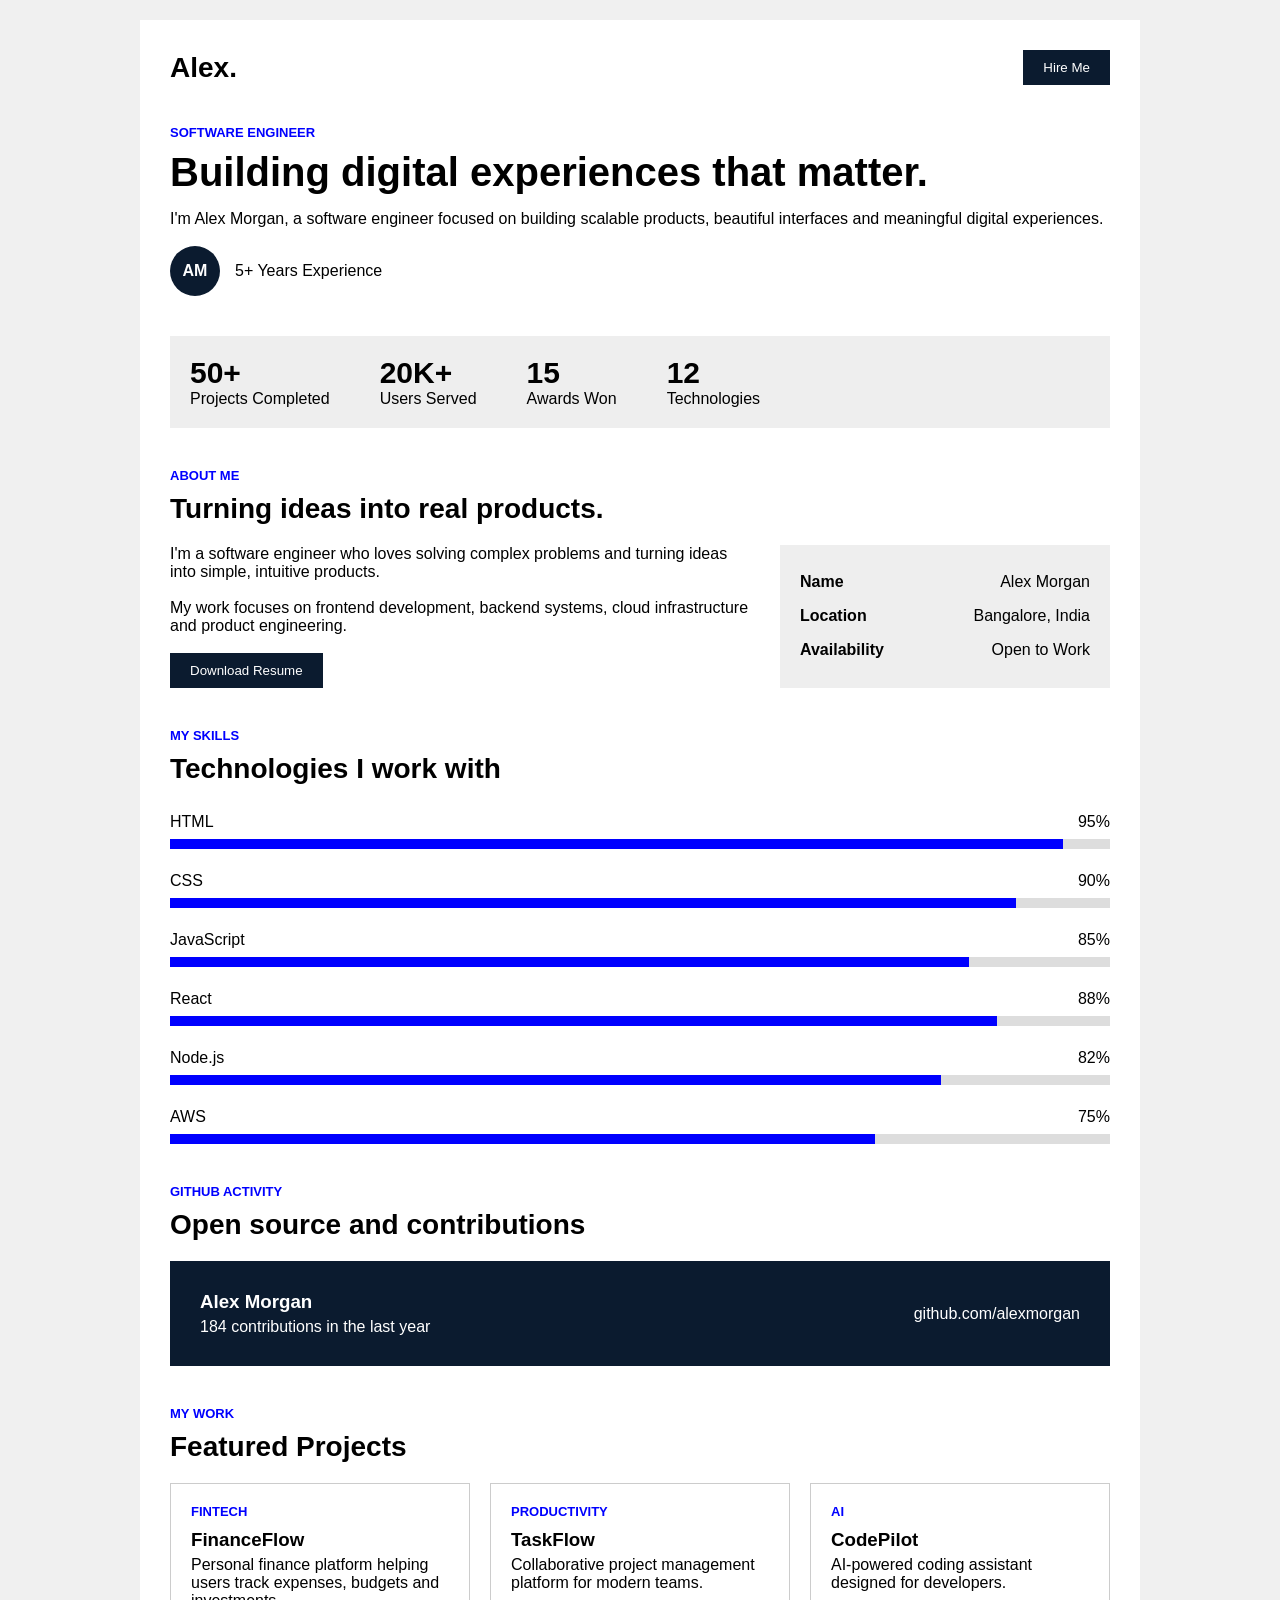
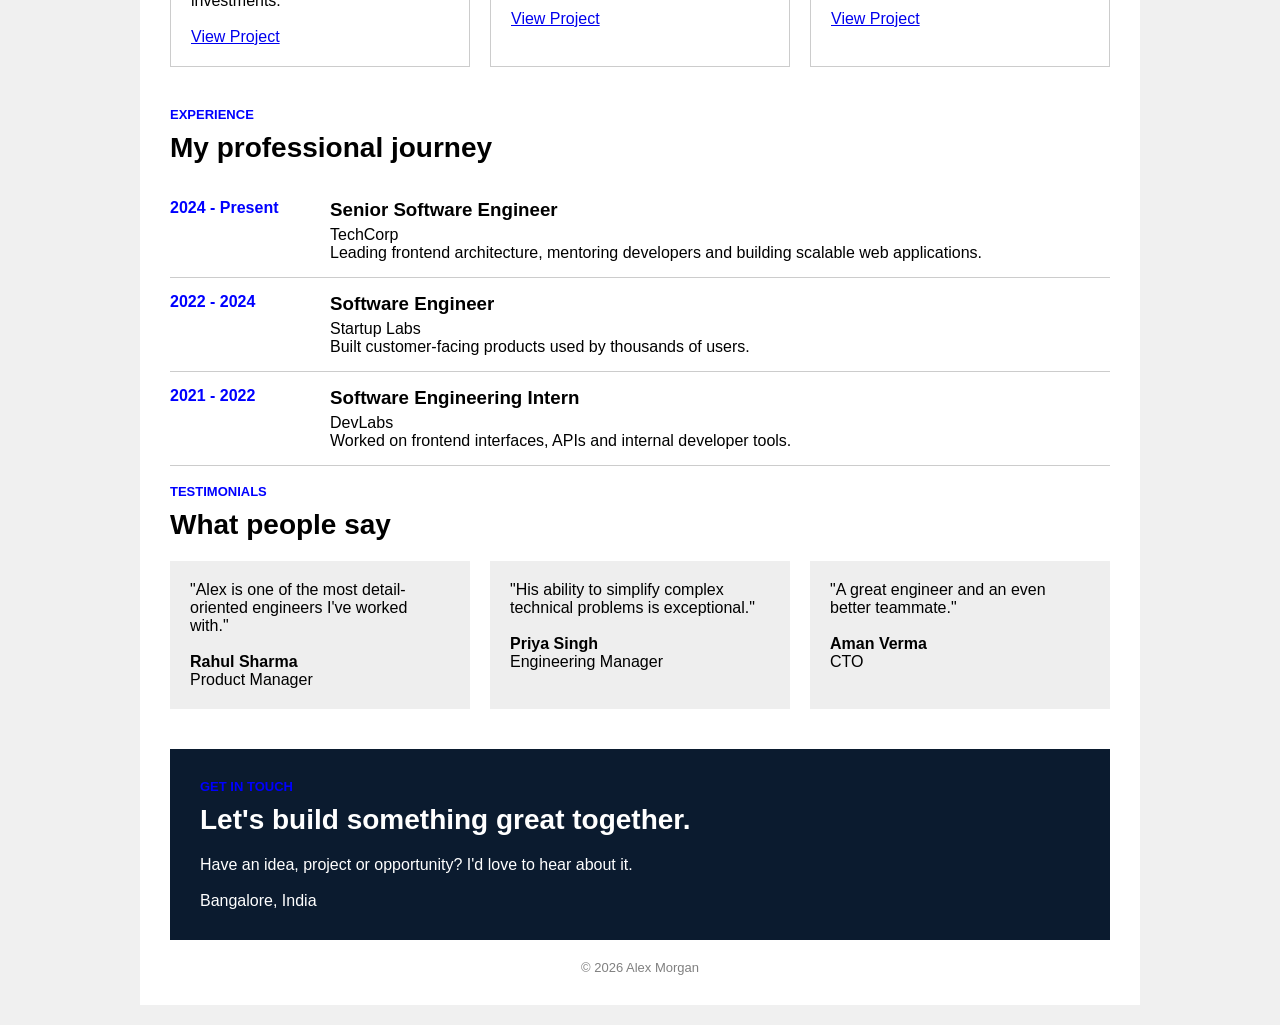
<file: index.html>
<!DOCTYPE html>
<html>
<head>
  <title>Alex Morgan - Portfolio</title>
  <link rel="stylesheet" href="style.css">
</head>
<body>
  <div class="box">

    <!-- navbar -->
    <div class="nav">
      <div class="logo">Alex.</div>
      <button class="btn">Hire Me</button>
    </div>

    <!-- hero -->
    <div class="hero">
      <p class="small">SOFTWARE ENGINEER</p>
      <h1>Building digital experiences that matter.</h1>
      <p>I'm Alex Morgan, a software engineer focused on building scalable products, beautiful interfaces and meaningful digital experiences.</p>
      <br>
      <div class="am">
        <div class="circle">AM</div>
        <p>5+ Years Experience</p>
      </div>
    </div>

    <!-- stats -->
    <div class="stats">
      <div>
        <p class="num">50+</p>
        <p>Projects Completed</p>
      </div>
      <div>
        <p class="num">20K+</p>
        <p>Users Served</p>
      </div>
      <div>
        <p class="num">15</p>
        <p>Awards Won</p>
      </div>
      <div>
        <p class="num">12</p>
        <p>Technologies</p>
      </div>
    </div>

    <!-- about -->
    <p class="small">ABOUT ME</p>
    <h2>Turning ideas into real products.</h2>
    <div class="about">
      <div class="left">
        <p>I'm a software engineer who loves solving complex problems and turning ideas into simple, intuitive products.</p>
        <br>
        <p>My work focuses on frontend development, backend systems, cloud infrastructure and product engineering.</p>
        <br>
        <button class="btn">Download Resume</button>
      </div>
      <div class="right">
        <div class="row"><b>Name</b> <span>Alex Morgan</span></div>
        <div class="row"><b>Location</b> <span>Bangalore, India</span></div>
        <div class="row"><b>Availability</b> <span>Open to Work</span></div>
      </div>
    </div>

    <!-- skills -->
    <p class="small">MY SKILLS</p>
    <h2>Technologies I work with</h2>
    <div class="skills">
      <div class="skill">
        <div class="row"><span>HTML</span> <span>95%</span></div>
        <div class="bar"><div class="fill" style="width: 95%"></div></div>
      </div>
      <div class="skill">
        <div class="row"><span>CSS</span> <span>90%</span></div>
        <div class="bar"><div class="fill" style="width: 90%"></div></div>
      </div>
      <div class="skill">
        <div class="row"><span>JavaScript</span> <span>85%</span></div>
        <div class="bar"><div class="fill" style="width: 85%"></div></div>
      </div>
      <div class="skill">
        <div class="row"><span>React</span> <span>88%</span></div>
        <div class="bar"><div class="fill" style="width: 88%"></div></div>
      </div>
      <div class="skill">
        <div class="row"><span>Node.js</span> <span>82%</span></div>
        <div class="bar"><div class="fill" style="width: 82%"></div></div>
      </div>
      <div class="skill">
        <div class="row"><span>AWS</span> <span>75%</span></div>
        <div class="bar"><div class="fill" style="width: 75%"></div></div>
      </div>
    </div>

    <!-- github -->
    <p class="small">GITHUB ACTIVITY</p>
    <h2>Open source and contributions</h2>
    <div class="dark git">
      <div>
        <h3>Alex Morgan</h3>
        <p>184 contributions in the last year</p>
      </div>
      <p>github.com/alexmorgan</p>
    </div>

    <!-- projects -->
    <p class="small">MY WORK</p>
    <h2>Featured Projects</h2>
    <div class="cards">
      <div class="card">
        <p class="small">FINTECH</p>
        <h3>FinanceFlow</h3>
        <p>Personal finance platform helping users track expenses, budgets and investments.</p>
        <br>
        <a href="#">View Project</a>
      </div>
      <div class="card">
        <p class="small">PRODUCTIVITY</p>
        <h3>TaskFlow</h3>
        <p>Collaborative project management platform for modern teams.</p>
        <br>
        <a href="#">View Project</a>
      </div>
      <div class="card">
        <p class="small">AI</p>
        <h3>CodePilot</h3>
        <p>AI-powered coding assistant designed for developers.</p>
        <br>
        <a href="#">View Project</a>
      </div>
    </div>

    <!-- experience -->
    <p class="small">EXPERIENCE</p>
    <h2>My professional journey</h2>
    <div class="job">
      <p class="date">2024 - Present</p>
      <div>
        <h3>Senior Software Engineer</h3>
        <p>TechCorp</p>
        <p>Leading frontend architecture, mentoring developers and building scalable web applications.</p>
      </div>
    </div>
    <div class="job">
      <p class="date">2022 - 2024</p>
      <div>
        <h3>Software Engineer</h3>
        <p>Startup Labs</p>
        <p>Built customer-facing products used by thousands of users.</p>
      </div>
    </div>
    <div class="job">
      <p class="date">2021 - 2022</p>
      <div>
        <h3>Software Engineering Intern</h3>
        <p>DevLabs</p>
        <p>Worked on frontend interfaces, APIs and internal developer tools.</p>
      </div>
    </div>

    <!-- testimonials -->
    <br>
    <p class="small">TESTIMONIALS</p>
    <h2>What people say</h2>
    <div class="cards">
      <div class="card grey">
        <p>"Alex is one of the most detail-oriented engineers I've worked with."</p>
        <br>
        <b>Rahul Sharma</b>
        <p>Product Manager</p>
      </div>
      <div class="card grey">
        <p>"His ability to simplify complex technical problems is exceptional."</p>
        <br>
        <b>Priya Singh</b>
        <p>Engineering Manager</p>
      </div>
      <div class="card grey">
        <p>"A great engineer and an even better teammate."</p>
        <br>
        <b>Aman Verma</b>
        <p>CTO</p>
      </div>
    </div>

    <!-- contact -->
    <div class="dark contact">
      <p class="small">GET IN TOUCH</p>
      <h2>Let's build something great together.</h2>
      <p>Have an idea, project or opportunity? I'd love to hear about it.</p>
      <br>
      <p>Bangalore, India</p>
    </div>

    <p class="footer">© 2026 Alex Morgan</p>

  </div>
</body>
</html>
</file>
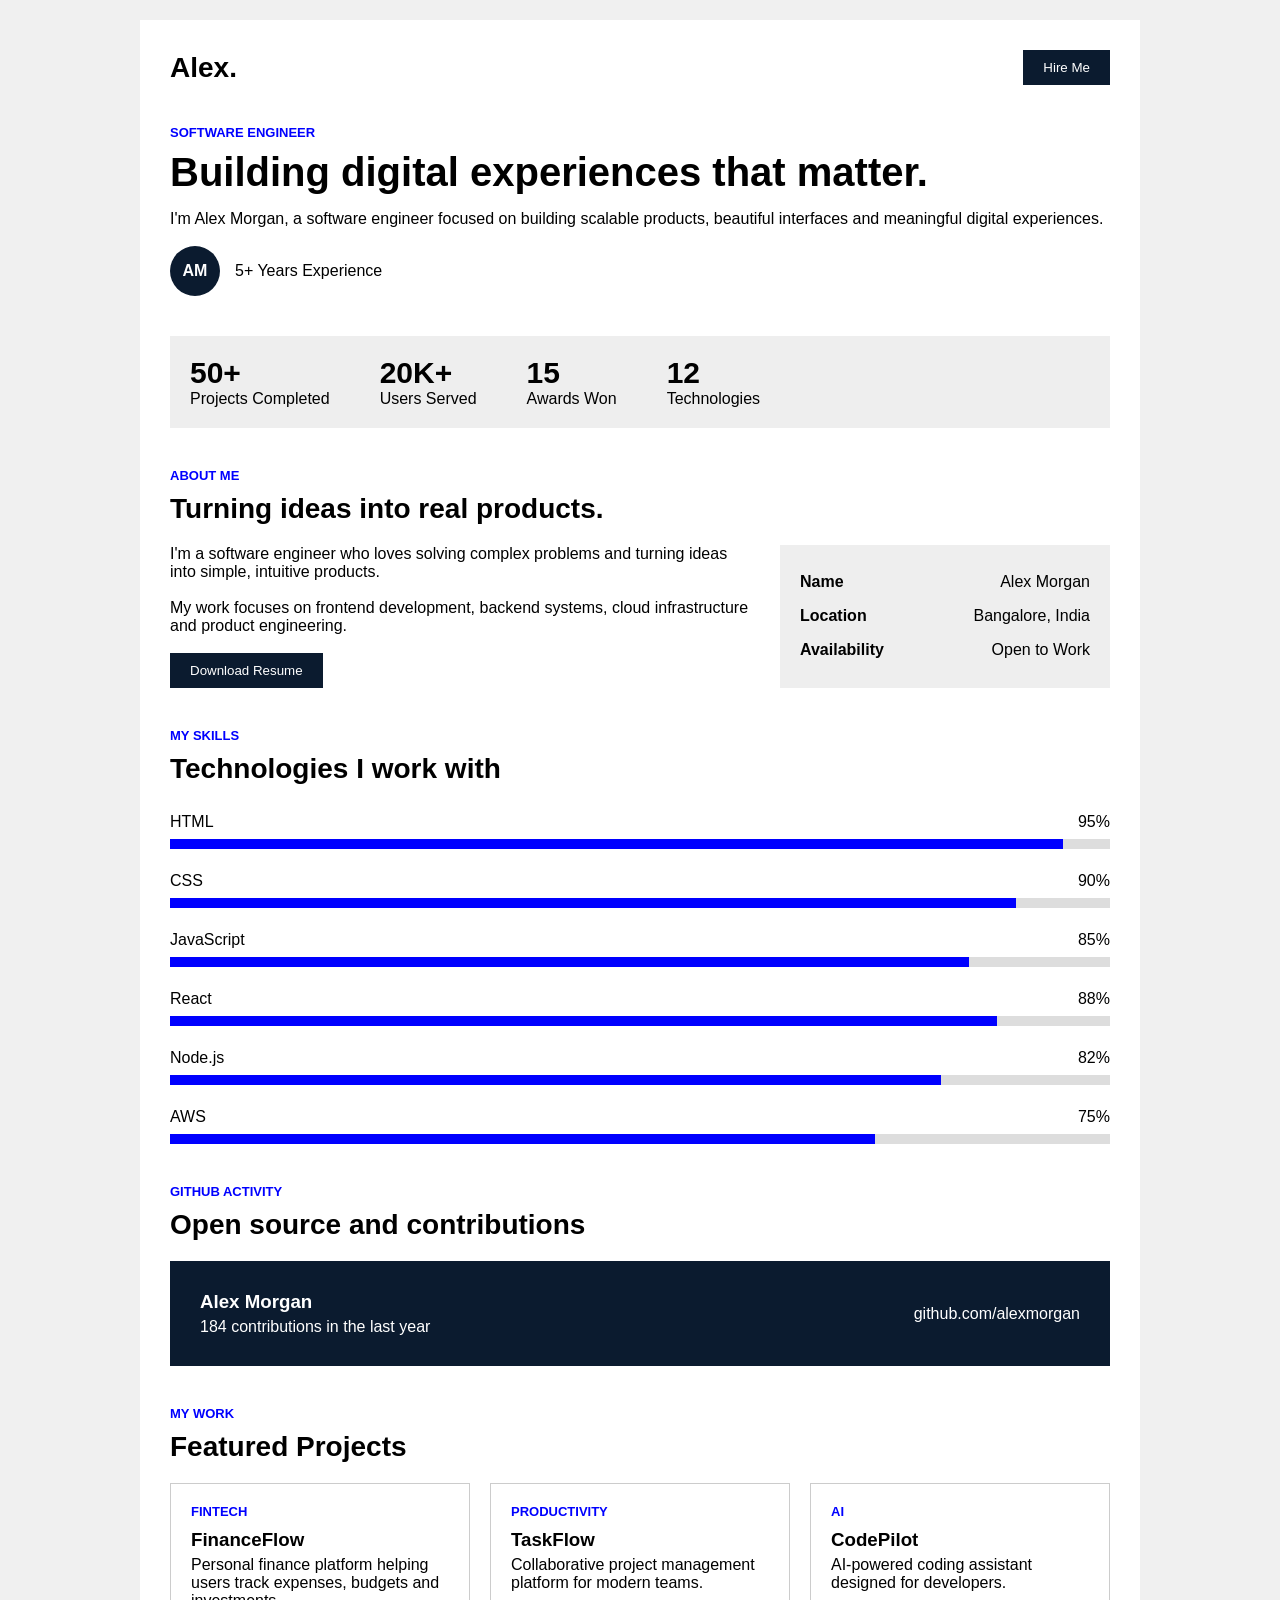
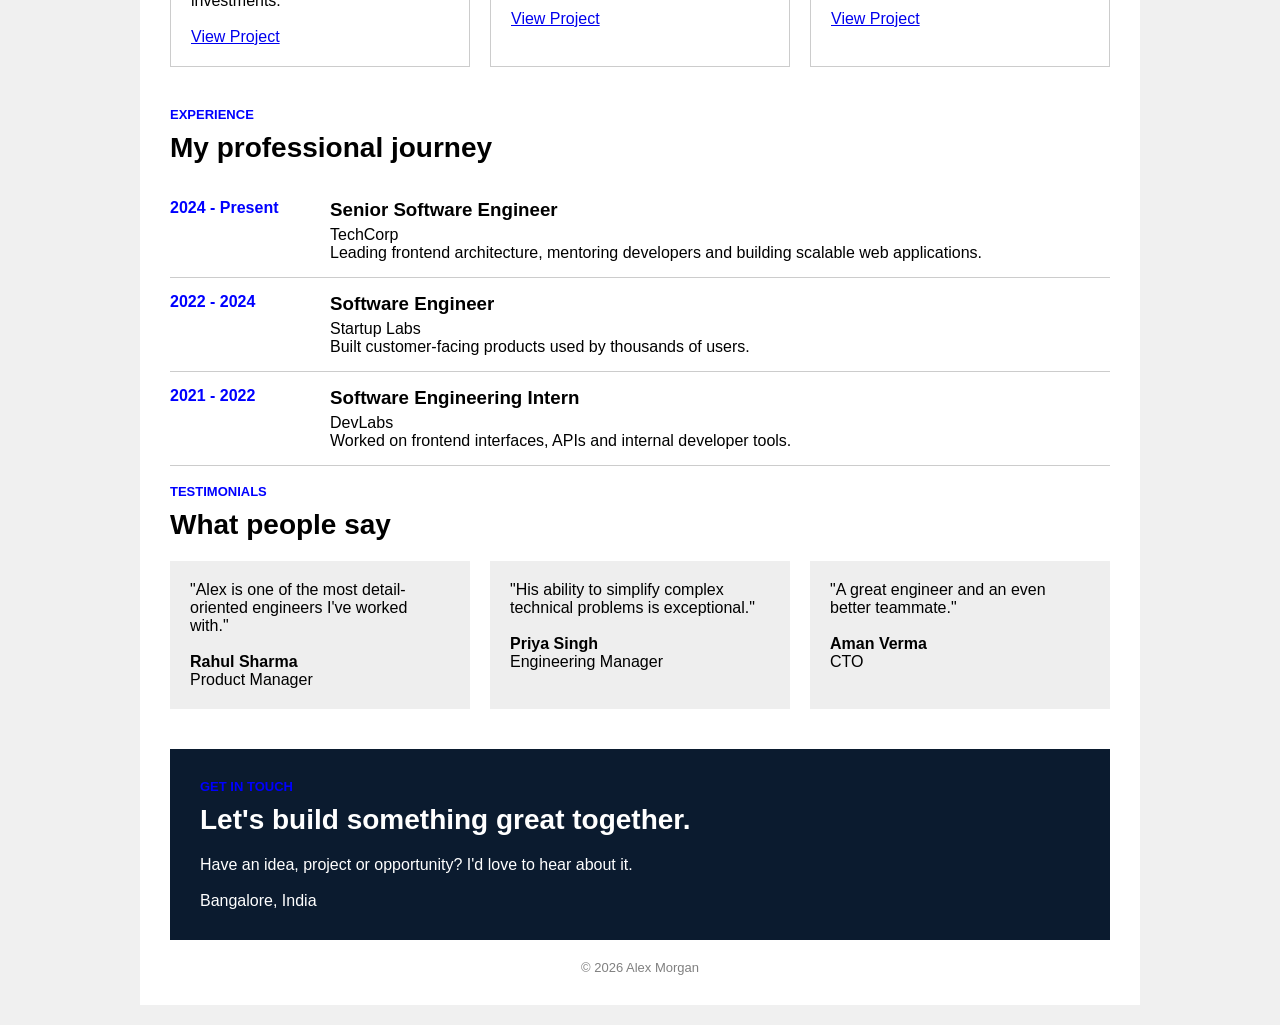
<file: dev.html>
<!DOCTYPE html>
<html>
<head>
  <title>Alex Morgan - Portfolio</title>
  <link rel="stylesheet" href="style.css">
</head>
<body>
  <div class="box">

    <!-- navbar -->
    <div class="nav">
      <div class="logo">Alex.</div>
      <button class="btn">Hire Me</button>
    </div>

    <!-- hero -->
    <div class="hero">
      <p class="small">SOFTWARE ENGINEER</p>
      <h1>Building digital experiences that matter.</h1>
      <p>I'm Alex Morgan, a software engineer focused on building scalable products, beautiful interfaces and meaningful digital experiences.</p>
      <br>
      <div class="am">
        <div class="circle">AM</div>
        <p>5+ Years Experience</p>
      </div>
    </div>

    <!-- stats -->
    <div class="stats">
      <div>
        <p class="num">50+</p>
        <p>Projects Completed</p>
      </div>
      <div>
        <p class="num">20K+</p>
        <p>Users Served</p>
      </div>
      <div>
        <p class="num">15</p>
        <p>Awards Won</p>
      </div>
      <div>
        <p class="num">12</p>
        <p>Technologies</p>
      </div>
    </div>

    <!-- about -->
    <p class="small">ABOUT ME</p>
    <h2>Turning ideas into real products.</h2>
    <div class="about">
      <div class="left">
        <p>I'm a software engineer who loves solving complex problems and turning ideas into simple, intuitive products.</p>
        <br>
        <p>My work focuses on frontend development, backend systems, cloud infrastructure and product engineering.</p>
        <br>
        <button class="btn">Download Resume</button>
      </div>
      <div class="right">
        <div class="row"><b>Name</b> <span>Alex Morgan</span></div>
        <div class="row"><b>Location</b> <span>Bangalore, India</span></div>
        <div class="row"><b>Availability</b> <span>Open to Work</span></div>
      </div>
    </div>

    <!-- skills -->
    <p class="small">MY SKILLS</p>
    <h2>Technologies I work with</h2>
    <div class="skills">
      <div class="skill">
        <div class="row"><span>HTML</span> <span>95%</span></div>
        <div class="bar"><div class="fill" style="width: 95%"></div></div>
      </div>
      <div class="skill">
        <div class="row"><span>CSS</span> <span>90%</span></div>
        <div class="bar"><div class="fill" style="width: 90%"></div></div>
      </div>
      <div class="skill">
        <div class="row"><span>JavaScript</span> <span>85%</span></div>
        <div class="bar"><div class="fill" style="width: 85%"></div></div>
      </div>
      <div class="skill">
        <div class="row"><span>React</span> <span>88%</span></div>
        <div class="bar"><div class="fill" style="width: 88%"></div></div>
      </div>
      <div class="skill">
        <div class="row"><span>Node.js</span> <span>82%</span></div>
        <div class="bar"><div class="fill" style="width: 82%"></div></div>
      </div>
      <div class="skill">
        <div class="row"><span>AWS</span> <span>75%</span></div>
        <div class="bar"><div class="fill" style="width: 75%"></div></div>
      </div>
    </div>

    <!-- github -->
    <p class="small">GITHUB ACTIVITY</p>
    <h2>Open source and contributions</h2>
    <div class="dark git">
      <div>
        <h3>Alex Morgan</h3>
        <p>184 contributions in the last year</p>
      </div>
      <p>github.com/alexmorgan</p>
    </div>

    <!-- projects -->
    <p class="small">MY WORK</p>
    <h2>Featured Projects</h2>
    <div class="cards">
      <div class="card">
        <p class="small">FINTECH</p>
        <h3>FinanceFlow</h3>
        <p>Personal finance platform helping users track expenses, budgets and investments.</p>
        <br>
        <a href="#">View Project</a>
      </div>
      <div class="card">
        <p class="small">PRODUCTIVITY</p>
        <h3>TaskFlow</h3>
        <p>Collaborative project management platform for modern teams.</p>
        <br>
        <a href="#">View Project</a>
      </div>
      <div class="card">
        <p class="small">AI</p>
        <h3>CodePilot</h3>
        <p>AI-powered coding assistant designed for developers.</p>
        <br>
        <a href="#">View Project</a>
      </div>
    </div>

    <!-- experience -->
    <p class="small">EXPERIENCE</p>
    <h2>My professional journey</h2>
    <div class="job">
      <p class="date">2024 - Present</p>
      <div>
        <h3>Senior Software Engineer</h3>
        <p>TechCorp</p>
        <p>Leading frontend architecture, mentoring developers and building scalable web applications.</p>
      </div>
    </div>
    <div class="job">
      <p class="date">2022 - 2024</p>
      <div>
        <h3>Software Engineer</h3>
        <p>Startup Labs</p>
        <p>Built customer-facing products used by thousands of users.</p>
      </div>
    </div>
    <div class="job">
      <p class="date">2021 - 2022</p>
      <div>
        <h3>Software Engineering Intern</h3>
        <p>DevLabs</p>
        <p>Worked on frontend interfaces, APIs and internal developer tools.</p>
      </div>
    </div>

    <!-- testimonials -->
    <br>
    <p class="small">TESTIMONIALS</p>
    <h2>What people say</h2>
    <div class="cards">
      <div class="card grey">
        <p>"Alex is one of the most detail-oriented engineers I've worked with."</p>
        <br>
        <b>Rahul Sharma</b>
        <p>Product Manager</p>
      </div>
      <div class="card grey">
        <p>"His ability to simplify complex technical problems is exceptional."</p>
        <br>
        <b>Priya Singh</b>
        <p>Engineering Manager</p>
      </div>
      <div class="card grey">
        <p>"A great engineer and an even better teammate."</p>
        <br>
        <b>Aman Verma</b>
        <p>CTO</p>
      </div>
    </div>

    <!-- contact -->
    <div class="dark contact">
      <p class="small">GET IN TOUCH</p>
      <h2>Let's build something great together.</h2>
      <p>Have an idea, project or opportunity? I'd love to hear about it.</p>
      <br>
      <p>Bangalore, India</p>
    </div>

    <p class="footer">© 2026 Alex Morgan</p>

  </div>
</body>
</html>
</file>
<file: style.css>
/* remove default spacing */
* {
  margin: 0;
  padding: 0;
  box-sizing: border-box;
}

body {
  font-family: Arial, sans-serif;
  background: #f0f0f0;
  padding: 20px;
}

/* main white box in the center */
.box {
  max-width: 1000px;
  margin: auto;
  background: white;
  padding: 30px;
}

/* navbar */
.nav {
  display: flex;
  justify-content: space-between;
  align-items: center;
  margin-bottom: 40px;
}

.logo {
  font-size: 28px;
  font-weight: bold;
}

/* buttons */
.btn {
  background: #0b1b2f;
  color: white;
  border: none;
  padding: 10px 20px;
  cursor: pointer;
}

/* small blue heading */
.small {
  color: blue;
  font-size: 13px;
  font-weight: bold;
  margin-bottom: 10px;
}

h1 {
  font-size: 40px;
  margin-bottom: 15px;
}

h2 {
  font-size: 28px;
  margin-bottom: 20px;
}

h3 {
  margin-bottom: 5px;
}

/* hero */
.hero {
  margin-bottom: 40px;
}

.am {
  display: flex;
  align-items: center;
  gap: 15px;
}

.circle {
  width: 50px;
  height: 50px;
  border-radius: 50%;
  background: #0b1b2f;
  color: white;
  text-align: center;
  line-height: 50px;
  font-weight: bold;
}

/* stats */
.stats {
  display: flex;
  gap: 50px;
  background: #eee;
  padding: 20px;
  margin-bottom: 40px;
}

.num {
  font-size: 30px;
  font-weight: bold;
}

/* about */
.about {
  display: flex;
  gap: 30px;
  margin-bottom: 40px;
}

.left {
  flex: 2;
}

.right {
  flex: 1;
  background: #eee;
  padding: 20px;
}

.row {
  display: flex;
  justify-content: space-between;
  padding: 8px 0;
}

/* skills */
.skills {
  margin-bottom: 40px;
}

.skill {
  margin-bottom: 15px;
}

.bar {
  background: #ddd;
  height: 10px;
}

.fill {
  background: blue;
  height: 10px;
}

/* dark boxes (github and contact) */
.dark {
  background: #0b1b2f;
  color: white;
  padding: 30px;
}

.git {
  display: flex;
  justify-content: space-between;
  align-items: center;
  margin-bottom: 40px;
}

/* project and testimonial cards */
.cards {
  display: flex;
  gap: 20px;
  margin-bottom: 40px;
}

.card {
  flex: 1;
  border: 1px solid #ccc;
  padding: 20px;
}

.grey {
  background: #eee;
  border: none;
}

/* experience */
.job {
  display: flex;
  gap: 30px;
  padding: 15px 0;
  border-bottom: 1px solid #ccc;
}

.date {
  width: 130px;
  color: blue;
  font-weight: bold;
}

/* contact */
.contact h2 {
  color: white;
}

.footer {
  text-align: center;
  margin-top: 20px;
  color: gray;
  font-size: 13px;
}
</file>
